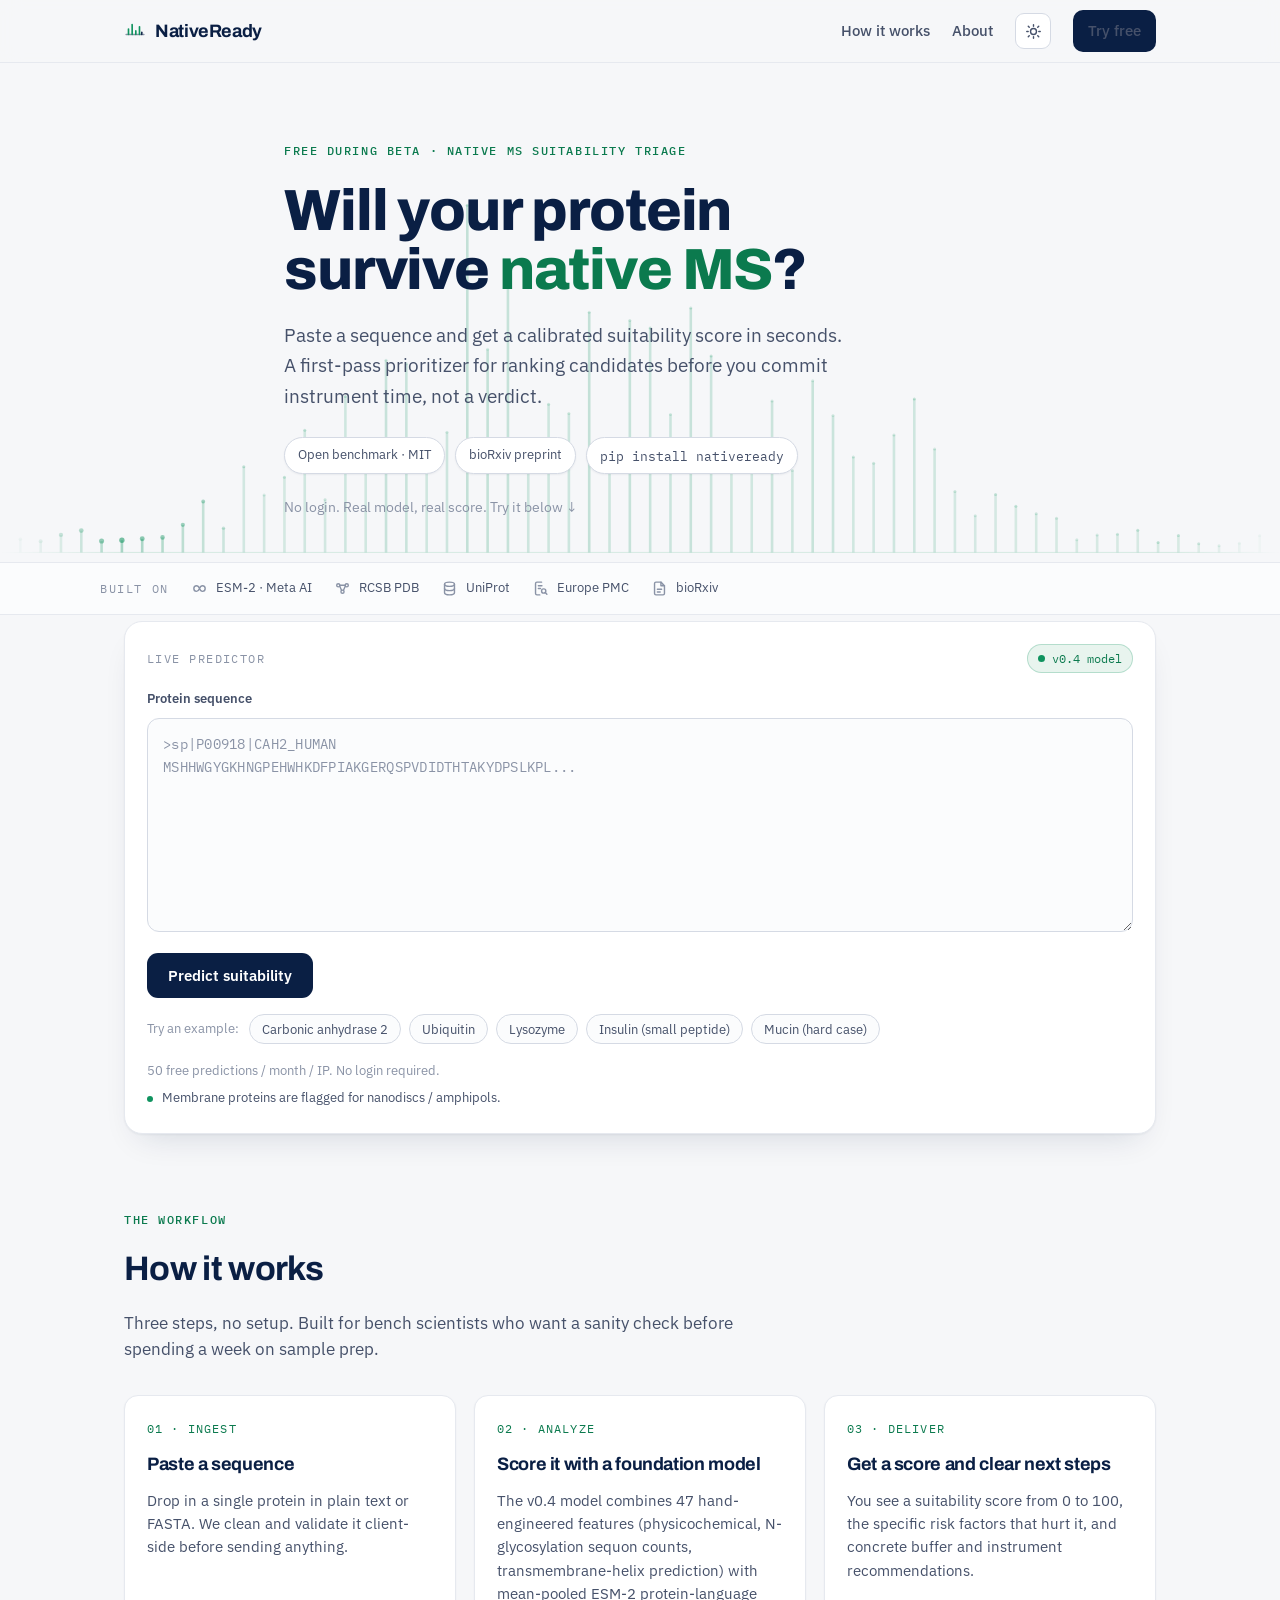
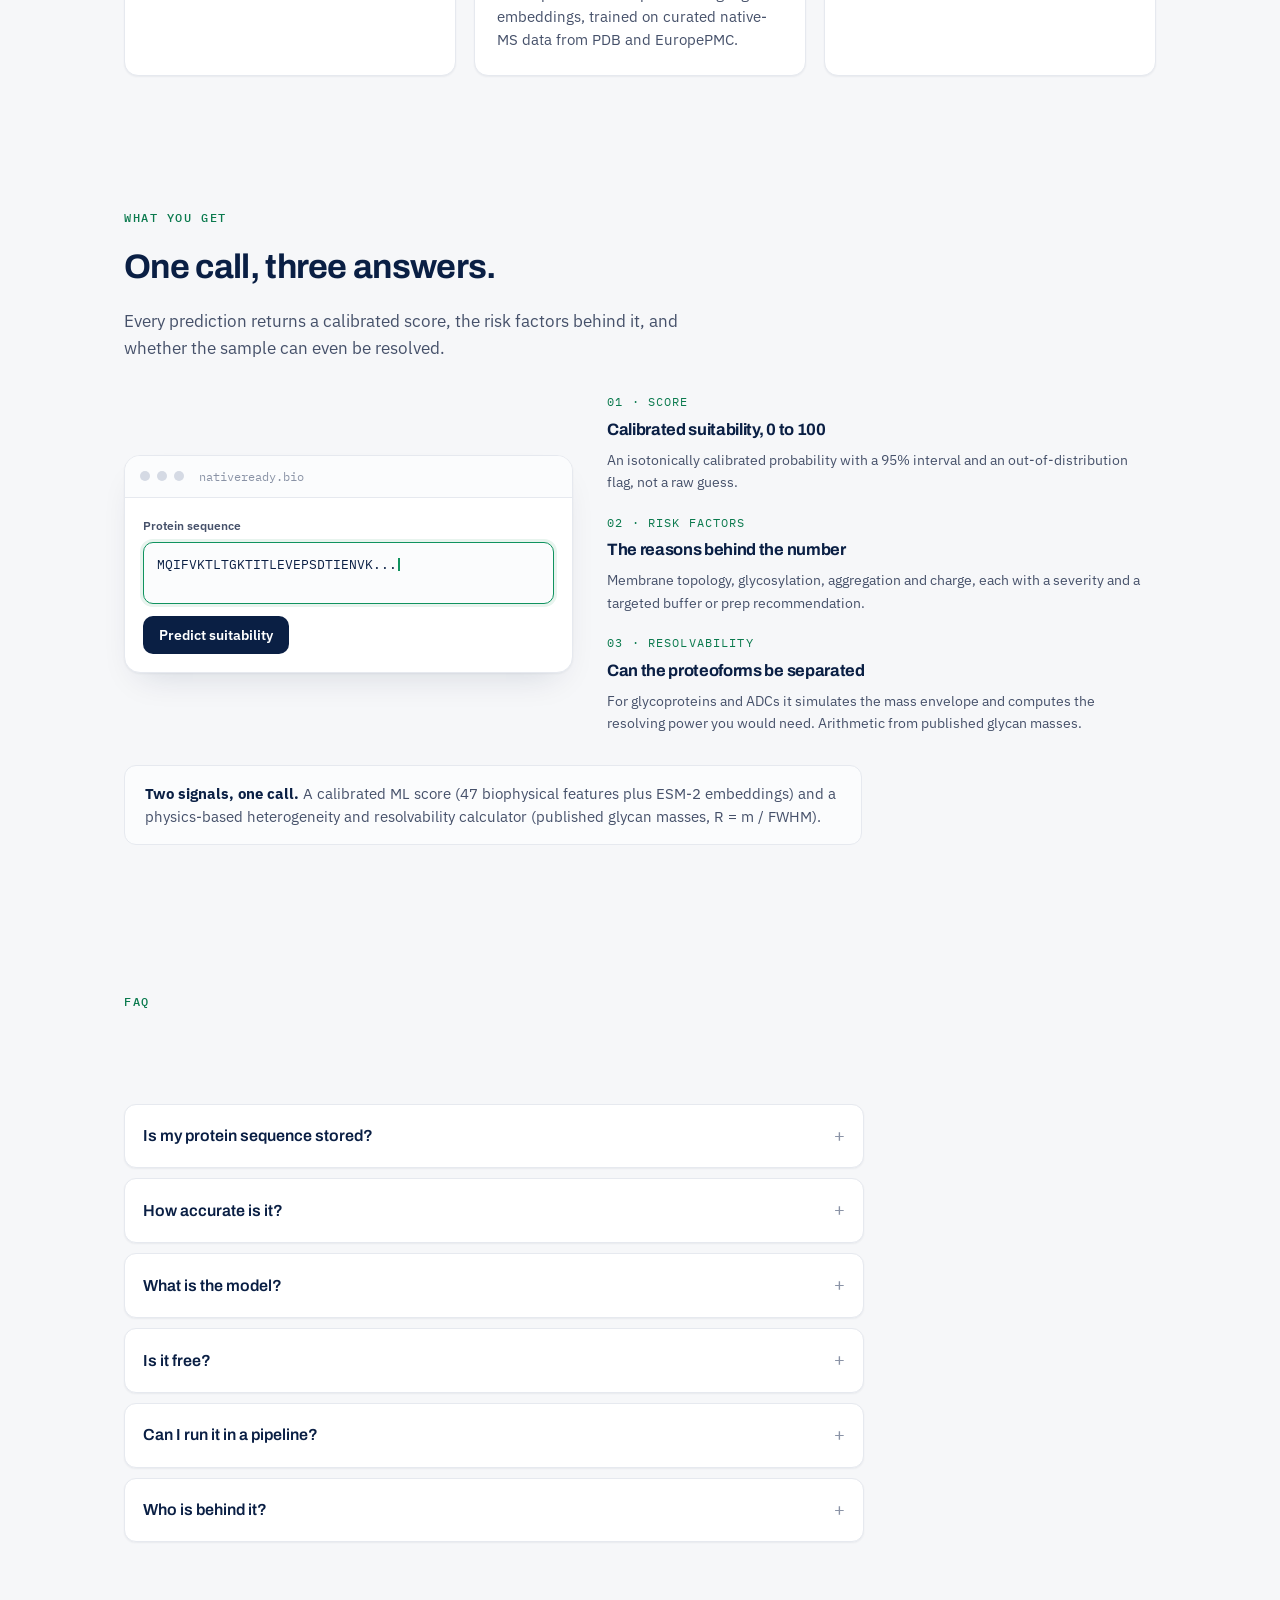
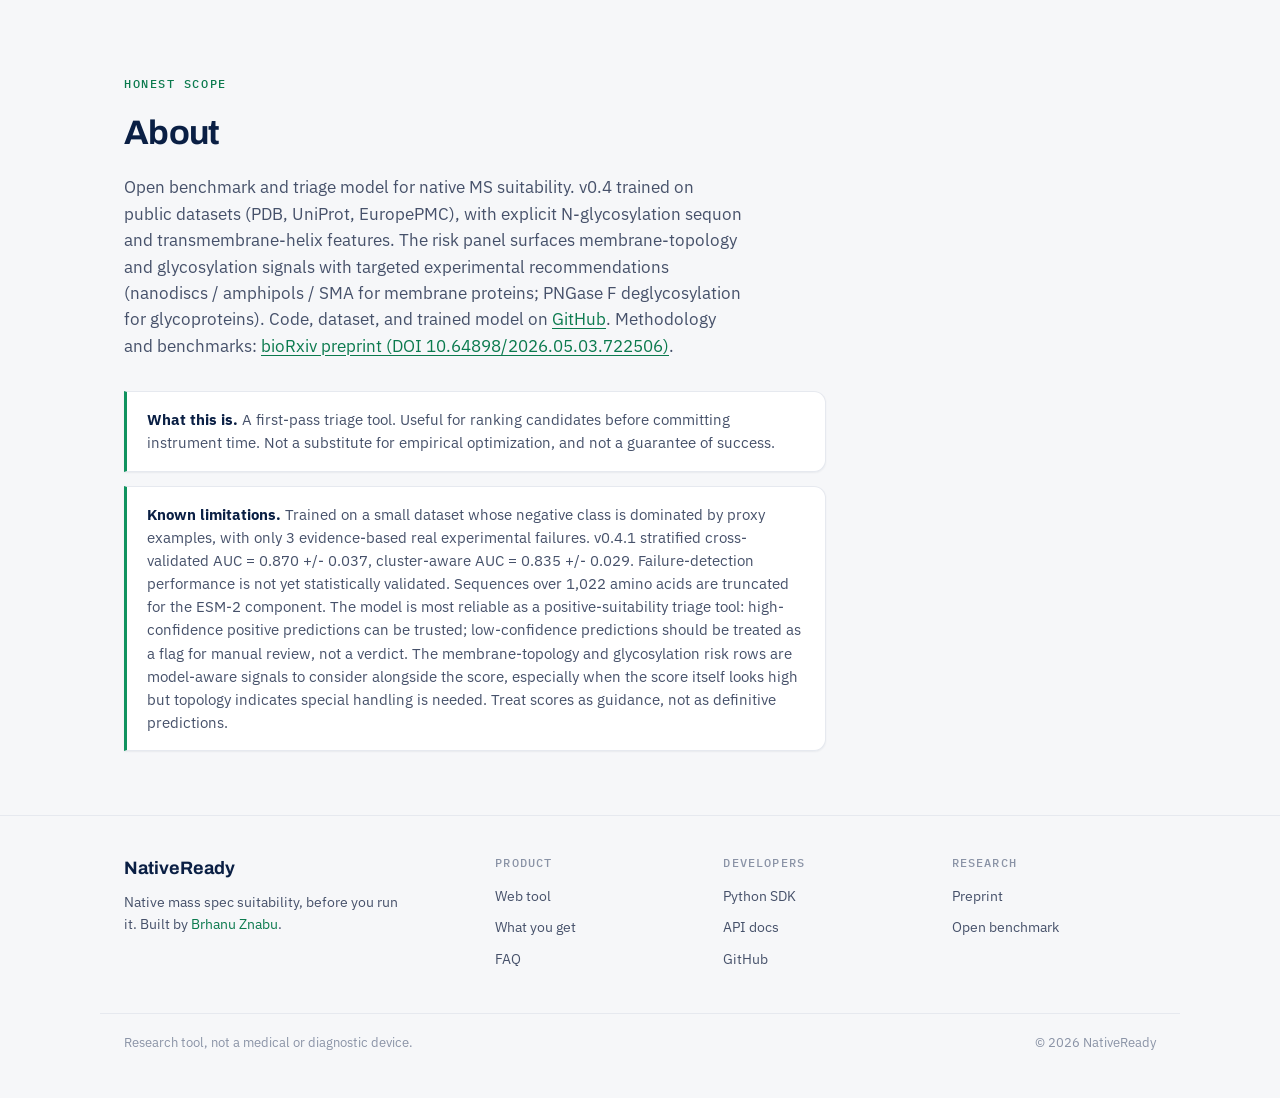
<file: frontend/index.html>
<!doctype html>
<html lang="en">
<head>
  <meta charset="utf-8" />
  <meta name="viewport" content="width=device-width, initial-scale=1" />
  <title>NativeReady: will your protein survive native MS?</title>
  <meta name="description" content="Predict whether a protein will give usable native mass spectrometry data. Paste a sequence, get a calibrated suitability score in seconds. Open benchmark, ESM-2 + BioPython model, with membrane-topology and glycosylation risk signals." />
  <link rel="preconnect" href="https://fonts.googleapis.com" />
  <link rel="preconnect" href="https://fonts.gstatic.com" crossorigin />
  <link rel="stylesheet" href="https://fonts.googleapis.com/css2?family=Archivo:wght@500;600;700;800&family=IBM+Plex+Mono:wght@400;500;600&family=IBM+Plex+Sans:wght@400;500;600&display=swap" />
  <link rel="stylesheet" href="style.css" />
  <link rel="canonical" href="https://nativeready.bio/" />
  <link rel="icon" href="favicon.svg" type="image/svg+xml" />
  <meta property="og:type" content="website" />
  <meta property="og:url" content="https://nativeready.bio/" />
  <meta property="og:title" content="NativeReady: will your protein survive native MS?" />
  <meta property="og:description" content="Predict native mass spectrometry suitability from a protein sequence, in seconds. Calibrated score, risk factors, and resolvability. Free during beta." />
  <meta property="og:image" content="https://nativeready.bio/og-image.png" />
  <meta property="og:image:width" content="1200" />
  <meta property="og:image:height" content="630" />
  <meta name="twitter:card" content="summary_large_image" />
  <meta name="twitter:title" content="NativeReady: will your protein survive native MS?" />
  <meta name="twitter:description" content="Predict native MS suitability from a sequence, in seconds. Free during beta." />
  <meta name="twitter:image" content="https://nativeready.bio/og-image.png" />
</head>
<body>

<nav>
  <div class="wrap nav-in">
    <a class="brand" href="#top" aria-label="NativeReady home">
      <svg class="brand-mark" viewBox="0 0 24 24" fill="none" aria-hidden="true">
        <rect x="1.5" y="15" width="21" height="1.6" rx=".8" fill="var(--ink-faint)"/>
        <g fill="var(--accent)"><rect x="4" y="9" width="1.8" height="7.6" rx=".9"/><rect x="8" y="4" width="1.8" height="12.6" rx=".9"/><rect x="12" y="11" width="1.8" height="5.6" rx=".9"/><rect x="16" y="6.5" width="1.8" height="10.1" rx=".9"/></g>
        <rect x="18.6" y="12.5" width="1.6" height="4.1" rx=".8" fill="var(--ink)"/>
      </svg>
      <span>NativeReady</span>
    </a>
    <div class="nav-links">
      <a href="#how">How it works</a>
      <a href="#about">About</a>
      <button class="theme-toggle" id="theme" type="button" aria-label="Toggle dark mode" title="Toggle theme">
        <svg width="17" height="17" viewBox="0 0 24 24" fill="none" stroke="currentColor" stroke-width="2" stroke-linecap="round" aria-hidden="true"><circle cx="12" cy="12" r="4.2"/><path d="M12 2.5v2M12 19.5v2M4.6 4.6l1.4 1.4M18 18l1.4 1.4M2.5 12h2M19.5 12h2M4.6 19.4L6 18M18 6l1.4-1.4"/></svg>
      </button>
      <a class="nav-cta" href="#predict">Try free</a>
    </div>
  </div>
</nav>

<header class="hero" id="top">
  <canvas class="hero-spectrum" aria-hidden="true"></canvas>
  <div class="wrap hero-grid">
    <div class="hero-copy">
      <span class="eyebrow">Free during beta · native MS suitability triage</span>
      <h1>Will your protein survive <span class="accent">native&nbsp;MS</span>?</h1>
      <p class="lead">Paste a sequence and get a calibrated suitability score in seconds. A first-pass prioritizer for ranking candidates before you commit instrument time, not a verdict.</p>
      <div class="trust-row">
        <a class="trust-chip" href="https://github.com/brhanufen/nativeready" target="_blank" rel="noopener">Open benchmark · MIT</a>
        <a class="trust-chip" href="https://www.biorxiv.org/content/10.64898/2026.05.03.722506v1" target="_blank" rel="noopener">bioRxiv preprint</a>
        <a class="trust-chip mono" href="https://pypi.org/project/nativeready" target="_blank" rel="noopener">pip install nativeready</a>
      </div>
      <p class="hero-hint">No login. Real model, real score. Try it below ↓</p>
    </div>
  </div>
</header>

<section class="builton" aria-label="Built on public data and open models">
  <div class="wrap builton-in">
    <span class="builton-lead">Built on</span>
    <a class="builton-item" href="https://github.com/facebookresearch/esm" target="_blank" rel="noopener" aria-label="ESM-2 by Meta AI">
      <svg viewBox="0 0 24 24" fill="none" stroke="currentColor" stroke-width="2" stroke-linecap="round" aria-hidden="true"><path d="M4 12c0-2.2 1.7-4 3.8-4 2.1 0 3.3 1.8 4.2 4 .9 2.2 2.1 4 4.2 4 2.1 0 3.8-1.8 3.8-4s-1.7-4-3.8-4c-2.1 0-3.3 1.8-4.2 4-.9 2.2-2.1 4-4.2 4C5.7 16 4 14.2 4 12Z"/></svg>
      <span>ESM-2 · Meta AI</span>
    </a>
    <a class="builton-item" href="https://www.rcsb.org" target="_blank" rel="noopener" aria-label="RCSB Protein Data Bank">
      <svg viewBox="0 0 24 24" fill="none" stroke="currentColor" stroke-width="2" stroke-linecap="round" stroke-linejoin="round" aria-hidden="true"><circle cx="6" cy="7.5" r="2.2"/><circle cx="18" cy="7.5" r="2.2"/><circle cx="12" cy="16.5" r="2.2"/><path d="M8 8.4 10.6 14.6M16 8.4 13.4 14.6M8.2 7.5h7.6"/></svg>
      <span>RCSB PDB</span>
    </a>
    <a class="builton-item" href="https://www.uniprot.org" target="_blank" rel="noopener" aria-label="UniProt">
      <svg viewBox="0 0 24 24" fill="none" stroke="currentColor" stroke-width="2" stroke-linecap="round" stroke-linejoin="round" aria-hidden="true"><ellipse cx="12" cy="6" rx="7" ry="3"/><path d="M5 6v12c0 1.7 3.1 3 7 3s7-1.3 7-3V6"/><path d="M5 12c0 1.7 3.1 3 7 3s7-1.3 7-3"/></svg>
      <span>UniProt</span>
    </a>
    <a class="builton-item" href="https://europepmc.org" target="_blank" rel="noopener" aria-label="Europe PMC">
      <svg viewBox="0 0 24 24" fill="none" stroke="currentColor" stroke-width="2" stroke-linecap="round" stroke-linejoin="round" aria-hidden="true"><path d="M13.5 3H7a2 2 0 0 0-2 2v14a2 2 0 0 0 2 2h4"/><path d="M9 8h5M9 12h3"/><circle cx="16.5" cy="15.5" r="3"/><path d="m21 20-2.3-2.3"/></svg>
      <span>Europe PMC</span>
    </a>
    <a class="builton-item" href="https://www.biorxiv.org" target="_blank" rel="noopener" aria-label="bioRxiv">
      <svg viewBox="0 0 24 24" fill="none" stroke="currentColor" stroke-width="2" stroke-linecap="round" stroke-linejoin="round" aria-hidden="true"><path d="M14 3H7a2 2 0 0 0-2 2v14a2 2 0 0 0 2 2h10a2 2 0 0 0 2-2V8z"/><path d="M14 3v5h5"/><path d="M9 13h6M9 17h4"/></svg>
      <span>bioRxiv</span>
    </a>
  </div>
</section>

<section class="tool-section" id="tool">
  <div class="wrap">
    <div class="hero-tool" id="predict">
      <div class="tool-card">
        <div class="tool-card-head">
          <span class="tool-eyebrow">Live predictor</span>
          <span class="tool-badge"><span class="pulse"></span>v0.4 model</span>
        </div>

        <form id="predict-form" class="predict-form" novalidate>
          <label class="seq-label" for="sequence">Protein sequence</label>
          <textarea
            id="sequence"
            name="sequence"
            rows="8"
            spellcheck="false"
            autocomplete="off"
            placeholder="&gt;sp|P00918|CAH2_HUMAN&#10;MSHHWGYGKHNGPEHWHKDFPIAKGERQSPVDIDTHTAKYDPSLKPL..."
          ></textarea>

          <div class="form-actions">
            <button type="submit" id="submit-btn" class="btn btn-primary">
              <span class="btn-label">Predict suitability</span>
              <span class="btn-spinner" aria-hidden="true"></span>
            </button>
          </div>

          <div class="sample-row">
            <span class="sample-label">Try an example:</span>
            <button type="button" class="sample-btn" data-sample="carbonic_anhydrase">Carbonic anhydrase 2</button>
            <button type="button" class="sample-btn" data-sample="ubiquitin">Ubiquitin</button>
            <button type="button" class="sample-btn" data-sample="lysozyme">Lysozyme</button>
            <button type="button" class="sample-btn" data-sample="insulin">Insulin (small peptide)</button>
            <button type="button" class="sample-btn" data-sample="mucin">Mucin (hard case)</button>
          </div>

          <p class="status">50 free predictions / month / IP. No login required.</p>
          <p class="rotating-note"><span class="rn-dot" aria-hidden="true"></span><span class="rn-text">Membrane proteins are flagged for nanodiscs / amphipols.</span></p>
        </form>

        <div id="error-box" class="error-box" hidden></div>
      </div>
    </div>

    <div id="results" class="results" hidden>
      <div class="result-head">
        <div class="result-headings">
          <div class="result-eyebrow">Prediction result</div>
          <h3 id="result-label">Ready</h3>
          <p id="result-ci" class="result-ci"></p>
        </div>
        <div class="score-block">
          <div class="score-num" id="result-score">0</div>
          <div class="score-cap">/ 100</div>
        </div>
      </div>

      <div class="bar-wrap">
        <div id="result-bar" class="bar-fill"></div>
      </div>

      <h4 class="sub">Risk factors</h4>
      <div id="result-risks" class="risk-grid"></div>

      <h4 class="sub">Recommendations</h4>
      <ul id="result-recs" class="recs"></ul>

      <p id="model-version" class="model-version"></p>

      <div id="feedback-card" class="feedback-card feedback-card-prominent">
        <div class="feedback-head">
          <strong>One favor: help train the next model</strong>
          <p>Real outcomes are the bottleneck. Tell us what actually happened. Even if you haven't run it yet, the planned outcome and a 2-week follow-up still help.</p>
        </div>
        <div class="fe-email">
          <label for="feedback-email"><strong>Leave your email and we'll follow up once, in about two weeks,</strong> to ask how it actually went. That one real outcome is what trains the next model. A single message, never shared, no spam.</label>
          <input type="email" id="feedback-email" placeholder="you@lab.edu" autocomplete="email" />
        </div>

        <div class="feedback-extras">
          <label class="feedback-note-label" for="feedback-note">
            First, the conditions (this is the part that trains the model):
          </label>
          <textarea id="feedback-note" rows="2" maxlength="500" placeholder="e.g., 200 mM AmAc pH 7.5, Q Exactive UHMR, intense glycan heterogeneity"></textarea>
          <details class="feedback-conditions" open>
            <summary>Structured conditions (a few fields turn "it failed" into a usable recipe)</summary>
            <div class="cond-grid">
              <div class="cond-field"><label for="feedback-buffer">Buffer / pH</label>
              <input type="text" id="feedback-buffer" list="buffer-presets" maxlength="200" placeholder="200 mM ammonium acetate, pH 7.5" />
              <datalist id="buffer-presets">
                <option value="200 mM ammonium acetate, pH 7.5"></option>
                <option value="150 mM ammonium acetate, pH 6.8"></option>
                <option value="100 mM ammonium acetate, pH 7.0"></option>
                <option value="500 mM ammonium acetate, pH 7.5"></option>
              </datalist></div>
              <div class="cond-field"><label for="feedback-construct">Construct</label>
              <input type="text" id="feedback-construct" maxlength="200" placeholder="full-length / residues 1-256 ectodomain" /></div>
              <div class="cond-field"><label for="feedback-expr">Expression system</label>
              <select id="feedback-expr" class="cond-select">
                <option value="">Select…</option>
                <option>E. coli</option>
                <option>HEK293</option>
                <option>Sf9 (insect)</option>
                <option>CHO</option>
                <option>Cell-free</option>
                <option>Synthetic / commercial</option>
                <option value="__other__">Other…</option>
              </select>
              <input type="text" id="feedback-expr-other" class="cond-other" maxlength="120" placeholder="Expression system" hidden /></div>
              <div class="cond-field"><label for="feedback-instrument">Instrument</label>
              <select id="feedback-instrument" class="cond-select">
                <option value="">Select…</option>
                <option>Thermo Q Exactive UHMR</option>
                <option>Thermo Orbitrap Exploris</option>
                <option>Waters Synapt G2-S</option>
                <option>Waters Synapt G2-Si</option>
                <option>Waters Synapt XS</option>
                <option>Bruker timsTOF</option>
                <option value="__other__">Other…</option>
              </select>
              <input type="text" id="feedback-instrument-other" class="cond-other" maxlength="200" placeholder="Instrument name" hidden /></div>
              <div class="cond-field"><label for="feedback-resolution">Resolution</label>
              <input type="text" id="feedback-resolution" maxlength="40" placeholder="30000" /></div>
              <div class="cond-field"><label for="feedback-failuremode">Failure mode (if it failed)</label>
              <select id="feedback-failuremode" class="cond-select">
                <option value="">Select…</option>
                <option>No ionization / no signal</option>
                <option>Unresolved heterogeneity</option>
                <option>Salt adducts</option>
                <option>Aggregation</option>
                <option>Low / weak signal</option>
                <option>Dissociation / fell apart</option>
                <option value="__other__">Other…</option>
              </select>
              <input type="text" id="feedback-failuremode-other" class="cond-other" maxlength="200" placeholder="What went wrong" hidden /></div>
            </div>
          </details>
        </div>

        <p class="feedback-submit-hint">Then tell us the outcome. Picking one submits everything above.</p>
        <div class="feedback-actions">
          <button type="button" class="feedback-btn worked" data-outcome="worked">
            <span class="fb-icon">✓</span> Worked
          </button>
          <button type="button" class="feedback-btn failed" data-outcome="failed">
            <span class="fb-icon">✗</span> Failed
          </button>
          <button type="button" class="feedback-btn skip" data-outcome="not_tested">
            Not yet tested
          </button>
        </div>
        <p id="feedback-error" class="feedback-error" hidden></p>
        <p class="feedback-meta">Your sequence, outcome, and conditions are stored to train the next model. Email and note are only sent if you provide them.</p>
      </div>

      <div id="feedback-thanks" class="feedback-thanks" hidden>
        <strong>Thanks.</strong> Your input goes straight into the next training cycle. If you left an email, expect one follow-up in 2-4 weeks.
      </div>

      <div class="form-actions">
        <button type="button" id="reset-btn" class="btn btn-ghost">Predict another</button>
      </div>
    </div>
  </div>
</section>

<section id="how">
  <div class="wrap">
    <span class="eyebrow reveal">The workflow</span>
    <h2 class="reveal">How it works</h2>
    <p class="section-lead reveal">Three steps, no setup. Built for bench scientists who want a sanity check before spending a week on sample prep.</p>
    <div class="cards">
      <div class="card reveal">
        <span class="step">01 · Ingest</span>
        <h3>Paste a sequence</h3>
        <p>Drop in a single protein in plain text or FASTA. We clean and validate it client-side before sending anything.</p>
      </div>
      <div class="card reveal">
        <span class="step">02 · Analyze</span>
        <h3>Score it with a foundation model</h3>
        <p>The v0.4 model combines 47 hand-engineered features (physicochemical, N-glycosylation sequon counts, transmembrane-helix prediction) with mean-pooled ESM-2 protein-language embeddings, trained on curated native-MS data from PDB and EuropePMC.</p>
      </div>
      <div class="card reveal">
        <span class="step">03 · Deliver</span>
        <h3>Get a score and clear next steps</h3>
        <p>You see a suitability score from 0 to 100, the specific risk factors that hurt it, and concrete buffer and instrument recommendations.</p>
      </div>
    </div>
  </div>
</section>

<section id="output">
  <div class="wrap">
    <span class="eyebrow reveal">What you get</span>
    <h2 class="reveal">One call, three answers.</h2>
    <p class="section-lead reveal">Every prediction returns a calibrated score, the risk factors behind it, and whether the sample can even be resolved.</p>
    <div class="output-grid">
      <div class="demo reveal" aria-label="Demo: paste a protein sequence and get a prediction">
        <div class="demo-bar"><span class="db-dot"></span><span class="db-dot"></span><span class="db-dot"></span><span class="db-url mono">nativeready.bio</span></div>
        <div class="demo-body">
          <div class="demo-label">Protein sequence</div>
          <div class="demo-input"><span class="demo-typed mono">MQIFVKTLTGKTITLEVEPSDTIENVK...</span><span class="demo-caret" aria-hidden="true"></span></div>
          <button class="demo-btn" type="button" tabindex="-1" aria-hidden="true"><span class="demo-btn-label">Predict suitability</span><span class="demo-spin"></span></button>
          <div class="demo-result">
            <div class="demo-score"><span class="demo-num mono">96</span><span class="demo-cap mono">/100</span><span class="demo-scorelabel">Excellent</span></div>
            <div class="demo-bar-track"><div class="demo-bar-fill"></div></div>
            <div class="demo-risks">
              <span class="demo-pill">Membrane · Low</span>
              <span class="demo-pill">Glyco · Low</span>
              <span class="demo-pill">Aggregation · Low</span>
            </div>
          </div>
        </div>
      </div>
      <div class="output-legend">
        <div class="ol-item reveal"><div class="ol-k mono">01 · Score</div><h3>Calibrated suitability, 0 to 100</h3><p>An isotonically calibrated probability with a 95% interval and an out-of-distribution flag, not a raw guess.</p></div>
        <div class="ol-item reveal"><div class="ol-k mono">02 · Risk factors</div><h3>The reasons behind the number</h3><p>Membrane topology, glycosylation, aggregation and charge, each with a severity and a targeted buffer or prep recommendation.</p></div>
        <div class="ol-item reveal"><div class="ol-k mono">03 · Resolvability</div><h3>Can the proteoforms be separated</h3><p>For glycoproteins and ADCs it simulates the mass envelope and computes the resolving power you would need. Arithmetic from published glycan masses.</p></div>
      </div>
    </div>
    <p class="two-layer reveal"><strong>Two signals, one call.</strong> A calibrated ML score (47 biophysical features plus ESM-2 embeddings) and a physics-based heterogeneity and resolvability calculator (published glycan masses, R = m / FWHM).</p>
  </div>
</section>

<section id="faq">
  <div class="wrap">
    <span class="eyebrow reveal">FAQ</span>
    <h2 class="reveal">Questions, answered.</h2>
    <div class="faq-list">
      <details class="faq-item reveal"><summary>Is my protein sequence stored?</summary><p>No raw sequence is kept. It is hashed before storage, with no login, no IP, and no email unless you choose to leave one.</p></details>
      <details class="faq-item reveal"><summary>How accurate is it?</summary><p>Cluster-aware ROC-AUC 0.835 on an open benchmark. It is most reliable as a positive-suitability triage tool, not a validated failure detector: trust a high-confidence positive, and treat a low score as a flag for manual review.</p></details>
      <details class="faq-item reveal"><summary>What is the model?</summary><p>47 biophysical features plus ESM-2 protein-language embeddings, isotonically calibrated, with an out-of-distribution flag. Glycoproteins and ADCs also get a physics-based heterogeneity and resolvability calculation.</p></details>
      <details class="faq-item reveal"><summary>Is it free?</summary><p>Yes, free during beta: 50 predictions per month per IP, no login required.</p></details>
      <details class="faq-item reveal"><summary>Can I run it in a pipeline?</summary><p>Yes. There is a REST API, a Python SDK (pip install nativeready) and a CLI, all batch-capable for screening many candidates before you book instrument time.</p></details>
      <details class="faq-item reveal"><summary>Who is behind it?</summary><p>Built by Brhanu Znabu, with an open benchmark and a bioRxiv preprint. The code, dataset and trained model are open under MIT on GitHub.</p></details>
    </div>
  </div>
</section>

<section id="about">
  <div class="wrap">
    <span class="eyebrow reveal">Honest scope</span>
    <h2 class="reveal">About</h2>
    <p class="section-lead reveal">Open benchmark and triage model for native MS suitability. v0.4 trained on public datasets (PDB, UniProt, EuropePMC), with explicit N-glycosylation sequon and transmembrane-helix features. The risk panel surfaces membrane-topology and glycosylation signals with targeted experimental recommendations (nanodiscs / amphipols / SMA for membrane proteins; PNGase F deglycosylation for glycoproteins). Code, dataset, and trained model on <a href="https://github.com/brhanufen/nativeready" target="_blank" rel="noopener" class="link">GitHub</a>. Methodology and benchmarks: <a href="https://www.biorxiv.org/content/10.64898/2026.05.03.722506v1" target="_blank" rel="noopener" class="link">bioRxiv preprint (DOI 10.64898/2026.05.03.722506)</a>.</p>
    <div class="disclaimer reveal">
      <strong>What this is.</strong> A first-pass triage tool. Useful for ranking candidates before committing instrument time. Not a substitute for empirical optimization, and not a guarantee of success.
    </div>
    <div class="disclaimer reveal">
      <strong>Known limitations.</strong> Trained on a small dataset whose negative class is dominated by proxy examples, with only 3 evidence-based real experimental failures. v0.4.1 stratified cross-validated AUC = 0.870 +/- 0.037, cluster-aware AUC = 0.835 +/- 0.029. Failure-detection performance is not yet statistically validated. Sequences over 1,022 amino acids are truncated for the ESM-2 component. The model is most reliable as a positive-suitability triage tool: high-confidence positive predictions can be trusted; low-confidence predictions should be treated as a flag for manual review, not a verdict. The membrane-topology and glycosylation risk rows are model-aware signals to consider alongside the score, especially when the score itself looks high but topology indicates special handling is needed. Treat scores as guidance, not as definitive predictions.
    </div>
  </div>
</section>

<footer>
  <div class="wrap foot-grid">
    <div class="foot-brand-col">
      <span class="foot-brand">NativeReady</span>
      <p>Native mass spec suitability, before you run it. Built by <a href="https://brhanufen.github.io" target="_blank" rel="noopener">Brhanu Znabu</a>.</p>
    </div>
    <div class="foot-col">
      <h4>Product</h4>
      <a href="#tool">Web tool</a>
      <a href="#output">What you get</a>
      <a href="#faq">FAQ</a>
    </div>
    <div class="foot-col">
      <h4>Developers</h4>
      <a href="https://pypi.org/project/nativeready" target="_blank" rel="noopener">Python SDK</a>
      <a href="https://nativeready-production.up.railway.app/docs" target="_blank" rel="noopener">API docs</a>
      <a href="https://github.com/brhanufen/nativeready" target="_blank" rel="noopener">GitHub</a>
    </div>
    <div class="foot-col">
      <h4>Research</h4>
      <a href="https://www.biorxiv.org/content/10.64898/2026.05.03.722506v1" target="_blank" rel="noopener">Preprint</a>
      <a href="https://github.com/brhanufen/nativeready" target="_blank" rel="noopener">Open benchmark</a>
    </div>
  </div>
  <div class="wrap foot-bottom">
    <span>Research tool, not a medical or diagnostic device.</span>
    <span>© 2026 NativeReady</span>
  </div>
</footer>

<script>
  // Theme toggle, additive and isolated: never touches prediction/feedback logic.
  (function(){
    var root=document.documentElement, btn=document.getElementById('theme');
    try{ var s=localStorage.getItem('nr-theme'); if(s) root.setAttribute('data-theme',s); }catch(e){}
    if(btn){ btn.addEventListener('click',function(){
      var cur=root.getAttribute('data-theme');
      var dark = window.matchMedia && window.matchMedia('(prefers-color-scheme: dark)').matches;
      var next = cur==='dark' ? 'light' : (cur==='light' ? 'dark' : (dark?'light':'dark'));
      root.setAttribute('data-theme',next);
      try{ localStorage.setItem('nr-theme',next); }catch(e){}
    }); }
  })();
</script>
<script src="script.js"></script>
<!-- Cosmetic motion only; additive, never touches prediction/feedback logic or the DOM contract. Gated by prefers-reduced-motion. -->
<script src="motion.js" defer></script>
<!-- Cloudflare Web Analytics --><script defer src='https://static.cloudflareinsights.com/beacon.min.js' data-cf-beacon='{"token": "91efa2f71ace4768bb74f4017799daa6"}'></script><!-- End Cloudflare Web Analytics -->
</body>
</html>
</file>
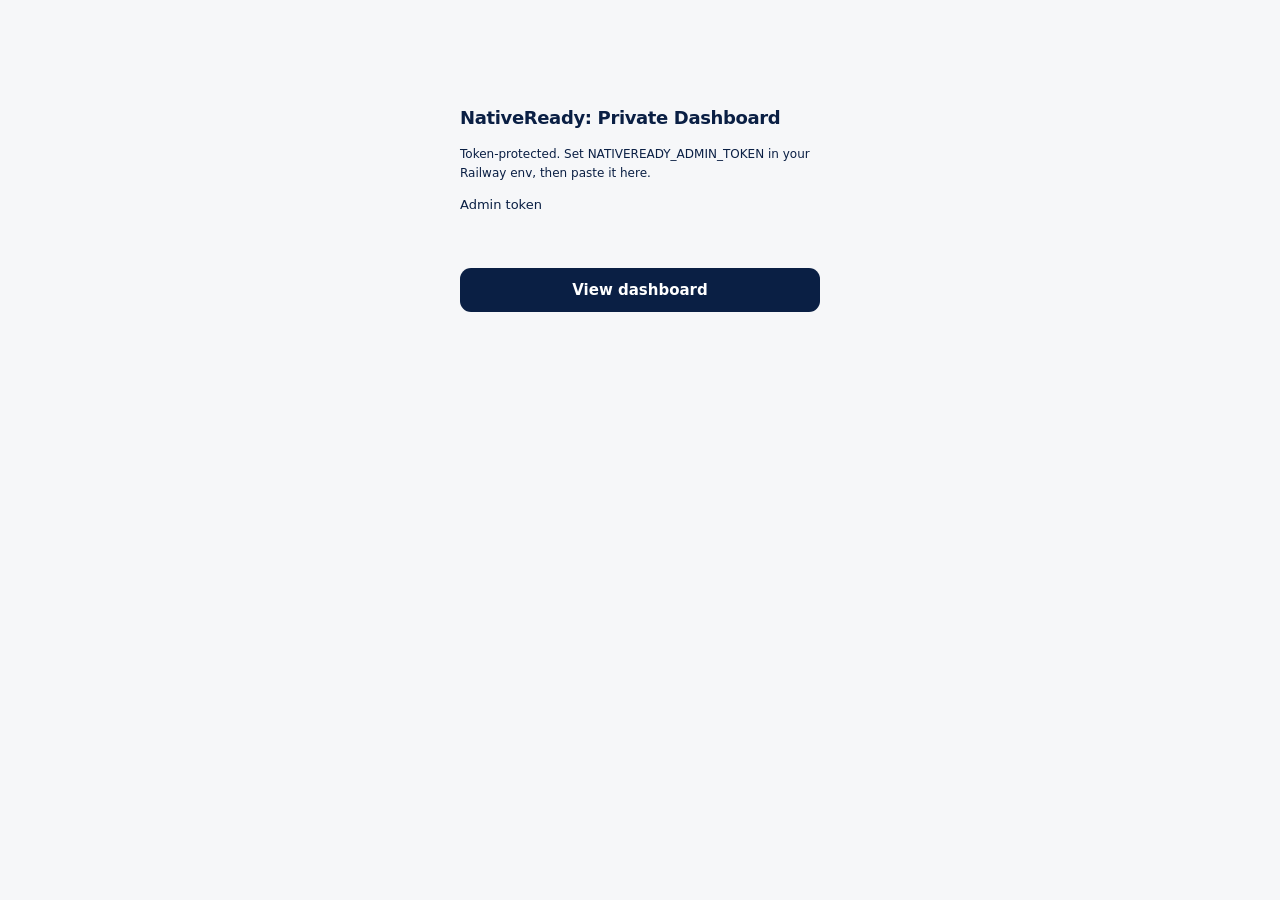
<file: frontend/stats.html>
<!doctype html>
<html lang="en">
<head>
  <meta charset="utf-8" />
  <meta name="viewport" content="width=device-width, initial-scale=1" />
  <title>NativeReady: Private Usage Dashboard</title>
  <meta name="robots" content="noindex,nofollow" />
  <link rel="stylesheet" href="style.css" />
  <style>
    body { padding: 24px; }
    .stats-wrap { max-width: 980px; margin: 0 auto; }
    .stats-grid {
      display: grid;
      grid-template-columns: repeat(auto-fit, minmax(220px, 1fr));
      gap: 14px;
      margin: 18px 0 28px;
    }
    .stat-card {
      background: var(--bg-soft);
      border: 1px solid var(--border);
      border-radius: 10px;
      padding: 18px 20px;
    }
    .stat-card h4 { margin: 0 0 6px; font-size: 12px; color: var(--text-faint); text-transform: uppercase; letter-spacing: 0.04em; font-weight: 500; }
    .stat-card .num { font-size: 28px; font-weight: 600; color: var(--text); }
    .stat-card .sub { font-size: 12px; color: var(--text-dim); margin-top: 4px; }
    table { width: 100%; border-collapse: collapse; margin-top: 6px; font-size: 13px; }
    th, td { text-align: left; padding: 6px 10px; border-bottom: 1px solid var(--border); }
    th { font-weight: 500; color: var(--text-faint); font-size: 11px; text-transform: uppercase; letter-spacing: 0.04em; }
    .day-row td:first-child { font-family: ui-monospace, monospace; color: var(--text-dim); }
    .day-bar { display: inline-block; height: 8px; background: var(--accent, #6dd9b1); border-radius: 2px; vertical-align: middle; }
    .login-card { max-width: 360px; margin: 80px auto 0; }
    .login-card label { display: block; font-size: 13px; color: var(--text-dim); margin: 0 0 6px; }
    .login-card input { width: 100%; box-sizing: border-box; padding: 9px 12px; font-family: inherit; font-size: 14px; background: var(--bg); color: var(--text); border: 1px solid var(--border); border-radius: 6px; }
    .login-card .btn { width: 100%; margin-top: 12px; }
    .err { color: #f17b7b; font-size: 13px; margin-top: 10px; }
    .note-row td.note-cell { font-size: 13px; color: var(--text); }
    .pill { display: inline-block; padding: 2px 8px; border-radius: 999px; font-size: 11px; font-weight: 500; }
    .pill.worked { background: rgba(109, 217, 177, 0.15); color: #6dd9b1; }
    .pill.failed { background: rgba(241, 123, 123, 0.15); color: #f17b7b; }
    .pill.not_tested { background: rgba(245, 184, 107, 0.15); color: #f5b86b; }
    h2 { margin-top: 36px; font-size: 18px; color: var(--text); }
    .meta-line { font-size: 12px; color: var(--text-faint); }
  </style>
</head>
<body>

<div class="stats-wrap">

  <div id="login" class="login-card">
    <h2>NativeReady: Private Dashboard</h2>
    <p class="meta-line">Token-protected. Set NATIVEREADY_ADMIN_TOKEN in your Railway env, then paste it here.</p>
    <label for="token">Admin token</label>
    <input type="password" id="token" autocomplete="off" />
    <button class="btn btn-primary" id="login-btn" type="button">View dashboard</button>
    <div id="login-err" class="err" hidden></div>
  </div>

  <div id="dashboard" hidden>
    <div style="display: flex; align-items: baseline; justify-content: space-between;">
      <h1 style="margin: 0;">Usage Dashboard</h1>
      <button class="btn btn-ghost" id="logout-btn" type="button" style="font-size: 12px;">Sign out</button>
    </div>
    <p class="meta-line" id="api-base-line"></p>

    <h2>Predictions</h2>
    <div class="stats-grid">
      <div class="stat-card"><h4>Total predictions</h4><div class="num" id="pred-total">…</div><div class="sub" id="pred-ood-sub"></div></div>
      <div class="stat-card"><h4>This week</h4><div class="num" id="pred-week">…</div><div class="sub">last 7 days</div></div>
      <div class="stat-card"><h4>Today</h4><div class="num" id="pred-today">…</div><div class="sub" id="pred-today-date"></div></div>
      <div class="stat-card"><h4>Model versions seen</h4><div class="num" id="pred-versions">…</div><div class="sub" id="pred-versions-list"></div></div>
    </div>

    <h2>Predictions per day (last 30)</h2>
    <table id="per-day-table"><thead><tr><th>Date</th><th>Count</th><th>Bar</th></tr></thead><tbody></tbody></table>

    <h2>Score distribution</h2>
    <table id="score-table"><thead><tr><th>Bucket</th><th>Count</th><th>Bar</th></tr></thead><tbody></tbody></table>

    <h2>Feedback (real-world outcomes)</h2>
    <div class="stats-grid">
      <div class="stat-card"><h4>Total feedback</h4><div class="num" id="fb-total">…</div></div>
      <div class="stat-card"><h4>Worked</h4><div class="num" id="fb-worked">…</div></div>
      <div class="stat-card"><h4>Failed</h4><div class="num" id="fb-failed">…</div></div>
      <div class="stat-card"><h4>Not yet tested</h4><div class="num" id="fb-not_tested">…</div></div>
    </div>
    <p class="meta-line" id="emails-line"></p>

    <h2>Recent feedback notes</h2>
    <table id="notes-table"><thead><tr><th>Date</th><th>Outcome</th><th>Score</th><th>Note</th></tr></thead><tbody></tbody></table>
  </div>

</div>

<script>
const API_BASE = (window.location.hostname === 'localhost' || window.location.hostname === '127.0.0.1')
  ? 'http://localhost:8000'
  : 'https://nativeready-production.up.railway.app';

const STORAGE_KEY = 'nr_admin_token';

const loginEl   = document.getElementById('login');
const loginBtn  = document.getElementById('login-btn');
const loginErr  = document.getElementById('login-err');
const tokenIn   = document.getElementById('token');
const dashEl    = document.getElementById('dashboard');
const apiLine   = document.getElementById('api-base-line');
const logoutBtn = document.getElementById('logout-btn');

apiLine.textContent = 'API: ' + API_BASE;

function fmt(n) { return new Intl.NumberFormat().format(n); }

async function loadDashboard(token) {
  loginErr.hidden = true;
  try {
    const resp = await fetch(API_BASE + '/admin/stats?token=' + encodeURIComponent(token));
    if (resp.status === 403) {
      loginErr.textContent = 'Token rejected.';
      loginErr.hidden = false;
      return;
    }
    if (!resp.ok) {
      loginErr.textContent = 'Server error: HTTP ' + resp.status;
      loginErr.hidden = false;
      return;
    }
    const data = await resp.json();
    localStorage.setItem(STORAGE_KEY, token);
    render(data);
    loginEl.hidden = true;
    dashEl.hidden = false;
  } catch (err) {
    loginErr.textContent = 'Network error: ' + err.message;
    loginErr.hidden = false;
  }
}

function render(data) {
  const p = data.predictions || {};
  const f = data.feedback || {};

  document.getElementById('pred-total').textContent = fmt(p.total || 0);
  document.getElementById('pred-ood-sub').textContent = (p.ood_count || 0) + ' OOD';

  const today = new Date().toISOString().slice(0, 10);
  document.getElementById('pred-today-date').textContent = today;
  let todayCount = 0, weekCount = 0;
  const days = p.per_day_last_30 || [];
  const last7 = days.slice(-7);
  for (const [d, c] of last7) weekCount += c;
  for (const [d, c] of days) if (d === today) todayCount = c;
  document.getElementById('pred-today').textContent = fmt(todayCount);
  document.getElementById('pred-week').textContent = fmt(weekCount);

  const mvs = p.model_versions || {};
  const mvKeys = Object.keys(mvs);
  document.getElementById('pred-versions').textContent = mvKeys.length;
  document.getElementById('pred-versions-list').textContent = mvKeys.map(k => `${k}: ${fmt(mvs[k])}`).join(' · ');

  const dayTbody = document.querySelector('#per-day-table tbody');
  dayTbody.innerHTML = '';
  const maxCount = Math.max(1, ...days.map(([_, c]) => c));
  for (const [d, c] of days) {
    const tr = document.createElement('tr');
    tr.className = 'day-row';
    const widthPct = Math.round(100 * c / maxCount);
    tr.innerHTML = `<td>${d}</td><td>${fmt(c)}</td><td><span class="day-bar" style="width:${widthPct * 1.5}px;"></span></td>`;
    dayTbody.appendChild(tr);
  }

  const scoreTbody = document.querySelector('#score-table tbody');
  scoreTbody.innerHTML = '';
  const sd = p.score_distribution || {};
  const sdKeys = ['0-34','35-49','50-64','65-79','80-100'];
  const sdMax = Math.max(1, ...sdKeys.map(k => sd[k] || 0));
  for (const k of sdKeys) {
    const c = sd[k] || 0;
    const widthPct = Math.round(100 * c / sdMax);
    const tr = document.createElement('tr');
    tr.innerHTML = `<td>${k}</td><td>${fmt(c)}</td><td><span class="day-bar" style="width:${widthPct * 1.5}px;"></span></td>`;
    scoreTbody.appendChild(tr);
  }

  document.getElementById('fb-total').textContent      = fmt(f.total || 0);
  document.getElementById('fb-worked').textContent     = fmt((f.outcomes || {}).worked || 0);
  document.getElementById('fb-failed').textContent     = fmt((f.outcomes || {}).failed || 0);
  document.getElementById('fb-not_tested').textContent = fmt((f.outcomes || {}).not_tested || 0);
  document.getElementById('emails-line').textContent   = (f.emails_collected_for_followup || 0) + ' emails opted in for follow-up';

  const notesTbody = document.querySelector('#notes-table tbody');
  notesTbody.innerHTML = '';
  const notes = f.recent_notes || [];
  if (!notes.length) {
    notesTbody.innerHTML = '<tr><td colspan="4" style="color: var(--text-faint); font-style: italic;">No notes yet.</td></tr>';
  } else {
    for (const n of notes.slice().reverse()) {
      const tr = document.createElement('tr');
      tr.className = 'note-row';
      const date = (n.timestamp || '').slice(0, 10);
      const pill = `<span class="pill ${n.outcome || ''}">${n.outcome || ''}</span>`;
      tr.innerHTML = `<td>${date}</td><td>${pill}</td><td>${n.predicted_score ?? ''}</td><td class="note-cell">${(n.note || '').replace(/&/g,'&amp;').replace(/</g,'&lt;')}</td>`;
      notesTbody.appendChild(tr);
    }
  }
}

loginBtn.addEventListener('click', () => loadDashboard(tokenIn.value.trim()));
tokenIn.addEventListener('keydown', (e) => { if (e.key === 'Enter') loginBtn.click(); });
logoutBtn.addEventListener('click', () => {
  localStorage.removeItem(STORAGE_KEY);
  dashEl.hidden = true;
  loginEl.hidden = false;
  tokenIn.value = '';
  tokenIn.focus();
});

const stored = localStorage.getItem(STORAGE_KEY);
if (stored) loadDashboard(stored);
</script>
<!-- Cloudflare Web Analytics --><script defer src='https://static.cloudflareinsights.com/beacon.min.js' data-cf-beacon='{"token": "91efa2f71ace4768bb74f4017799daa6"}'></script><!-- End Cloudflare Web Analytics -->
</body>
</html>
</file>
<file: frontend/style.css>
/* NativeReady visual system. Navy-on-white, the product's own output is the color.
   Type: Archivo (display) · IBM Plex Sans (body) · IBM Plex Mono (data/code). */

:root{
  --ground:#F6F7F9; --surface:#FFFFFF; --surface-2:#FBFCFD;
  --ink:#0A1F44; --ink-soft:#46516A; --ink-faint:#8A93A6;
  --line:#E6E9EF; --line-strong:#D5DAE4;
  --accent:#10935F; --accent-ink:#0B7A4E; --accent-soft:#E8F4EE;
  --good:#10935F; --good-ink:#0B7A4E; --good-soft:#E8F4EE;
  --mid:#B77E00;  --mid-ink:#946600;  --mid-soft:#F6EED9;
  --bad:#C13B3B;  --bad-ink:#A32E2E;  --bad-soft:#F7E5E5;
  --code-bg:#0B1B33; --code-ink:#D8E1F2; --code-dim:#7C8AA8; --code-line:#1B2C4A;
  --shadow:0 1px 2px rgba(10,31,68,.05), 0 16px 34px -16px rgba(10,31,68,.16);
  --shadow-sm:0 1px 2px rgba(10,31,68,.06);
  --radius:14px; --maxw:1080px;
  --sans:"IBM Plex Sans",system-ui,-apple-system,Segoe UI,Roboto,sans-serif;
  --disp:"Archivo",var(--sans);
  --mono:"IBM Plex Mono",ui-monospace,SFMono-Regular,Menlo,monospace;
}
@media (prefers-color-scheme: dark){
  :root:not([data-theme="light"]){
    --ground:#0A1526; --surface:#0F1D33; --surface-2:#0C1830;
    --ink:#EAF0FB; --ink-soft:#A9B4C9; --ink-faint:#697592;
    --line:#1E2E4A; --line-strong:#293A5A;
    --accent:#31C089; --accent-ink:#57D3A2; --accent-soft:#123326;
    --good:#31C089; --good-ink:#57D3A2; --good-soft:#123326;
    --mid:#E0B24A;  --mid-ink:#EAC673;  --mid-soft:#33290F;
    --bad:#E97070;  --bad-ink:#F0908F;  --bad-soft:#361B1B;
    --code-bg:#060F1E; --code-ink:#CBD6EA; --code-dim:#6E7C9B; --code-line:#152441;
    --shadow:0 1px 2px rgba(0,0,0,.4), 0 20px 44px -20px rgba(0,0,0,.6);
    --shadow-sm:0 1px 2px rgba(0,0,0,.4);
  }
}
:root[data-theme="dark"]{
  --ground:#0A1526; --surface:#0F1D33; --surface-2:#0C1830;
  --ink:#EAF0FB; --ink-soft:#A9B4C9; --ink-faint:#697592;
  --line:#1E2E4A; --line-strong:#293A5A;
  --accent:#31C089; --accent-ink:#57D3A2; --accent-soft:#123326;
  --good:#31C089; --good-ink:#57D3A2; --good-soft:#123326;
  --mid:#E0B24A;  --mid-ink:#EAC673;  --mid-soft:#33290F;
  --bad:#E97070;  --bad-ink:#F0908F;  --bad-soft:#361B1B;
  --code-bg:#060F1E; --code-ink:#CBD6EA; --code-dim:#6E7C9B; --code-line:#152441;
  --shadow:0 1px 2px rgba(0,0,0,.4), 0 20px 44px -20px rgba(0,0,0,.6);
  --shadow-sm:0 1px 2px rgba(0,0,0,.4);
}

*{box-sizing:border-box}
html{scroll-behavior:smooth}
body{
  margin:0; background:var(--ground); color:var(--ink);
  font-family:var(--sans); font-size:16px; line-height:1.6;
  -webkit-font-smoothing:antialiased; text-underline-offset:3px;
}
img{max-width:100%}
.wrap{max-width:var(--maxw); margin:0 auto; padding:0 24px}
.mono{font-family:var(--mono); font-variant-numeric:tabular-nums}
a{color:inherit}
h1,h2,h3,h4{font-family:var(--disp); margin:0; letter-spacing:-.02em; text-wrap:balance; color:var(--ink)}
.eyebrow{display:inline-block; font-family:var(--mono); font-size:12px; letter-spacing:.13em; text-transform:uppercase; color:var(--accent-ink); font-weight:500}
:focus-visible{outline:2px solid var(--accent); outline-offset:2px; border-radius:8px}

/* ---------- nav ---------- */
nav{position:sticky; top:0; z-index:30; background:color-mix(in srgb, var(--ground) 86%, transparent); backdrop-filter:saturate(1.4) blur(10px); border-bottom:1px solid var(--line)}
.nav-in{display:flex; align-items:center; height:62px; gap:16px}
.brand{display:flex; align-items:center; gap:9px; font-family:var(--disp); font-weight:700; font-size:18px; letter-spacing:-.02em; text-decoration:none; color:var(--ink)}
.brand-mark{width:22px; height:22px; flex:0 0 auto}
.nav-links{margin-left:auto; display:flex; align-items:center; gap:22px}
.nav-links>a{color:var(--ink-soft); text-decoration:none; font-size:14.5px; font-weight:500}
.nav-links>a:hover{color:var(--ink)}
.theme-toggle{width:36px; height:36px; display:grid; place-items:center; border:1px solid var(--line-strong); border-radius:9px; background:var(--surface); color:var(--ink-soft); cursor:pointer}
.theme-toggle:hover{color:var(--ink); border-color:var(--ink-faint)}
.nav-cta{background:var(--ink); color:var(--surface); text-decoration:none; font-size:14.5px; font-weight:600; padding:9px 15px; border-radius:10px}
.nav-cta:hover{opacity:.92}

/* ---------- hero ---------- */
.hero{padding:74px 0 30px; position:relative; overflow:hidden}
.hero-spectrum{position:absolute; inset:0; width:100%; height:100%; z-index:0; pointer-events:none;
  -webkit-mask-image:linear-gradient(90deg,transparent,#000 10%,#000 92%,transparent);
  mask-image:linear-gradient(90deg,transparent,#000 10%,#000 92%,transparent)}
.hero-grid{max-width:760px; position:relative; z-index:1}
.hero h1{font-size:clamp(34px,5.4vw,58px); font-weight:800; line-height:1.03; margin-top:18px}
.hero h1 .accent{color:var(--accent-ink)}
.lead{color:var(--ink-soft); font-size:clamp(16px,1.7vw,19px); max-width:52ch; margin:20px 0 0}
.trust-row{display:flex; flex-wrap:wrap; gap:10px; margin-top:26px}
.trust-chip{display:inline-flex; align-items:center; text-decoration:none; font-size:13px; color:var(--ink-soft); background:var(--surface); border:1px solid var(--line-strong); border-radius:999px; padding:7px 13px; box-shadow:var(--shadow-sm)}
.trust-chip:hover{color:var(--ink); border-color:var(--ink-faint)}
.trust-chip.mono{font-family:var(--mono); font-size:12.5px}
.hero-hint{margin-top:22px; font-size:14px; color:var(--ink-faint)}

/* ---------- tool section ---------- */
.tool-section{padding:6px 0 8px}
.tool-card{background:var(--surface); border:1px solid var(--line); border-radius:18px; box-shadow:var(--shadow); padding:22px 22px 24px}
.tool-card-head{display:flex; align-items:center; justify-content:space-between; margin-bottom:16px}
.tool-eyebrow{font-family:var(--mono); font-size:12px; letter-spacing:.12em; text-transform:uppercase; color:var(--ink-faint)}
.tool-badge{display:inline-flex; align-items:center; gap:7px; font-family:var(--mono); font-size:12px; color:var(--accent-ink); background:var(--accent-soft); border:1px solid color-mix(in srgb,var(--accent) 24%, transparent); border-radius:999px; padding:4px 10px}
.pulse{width:7px; height:7px; border-radius:50%; background:var(--accent); box-shadow:0 0 0 0 color-mix(in srgb,var(--accent) 60%, transparent); animation:pulse 2.2s infinite}
@keyframes pulse{0%{box-shadow:0 0 0 0 color-mix(in srgb,var(--accent) 55%, transparent)}70%{box-shadow:0 0 0 7px transparent}100%{box-shadow:0 0 0 0 transparent}}

.seq-label{display:block; font-size:13px; font-weight:600; color:var(--ink-soft); margin-bottom:8px}
#sequence{width:100%; resize:vertical; min-height:150px; font-family:var(--mono); font-size:13.5px; line-height:1.7; color:var(--ink); background:var(--surface-2); border:1px solid var(--line-strong); border-radius:12px; padding:14px 15px; letter-spacing:.02em}
#sequence::placeholder{color:var(--ink-faint)}
#sequence:focus{outline:none; border-color:var(--accent); box-shadow:0 0 0 3px var(--accent-soft)}

.form-actions{display:flex; gap:12px; margin-top:14px}
.btn{display:inline-flex; align-items:center; justify-content:center; gap:9px; font-family:var(--sans); font-weight:600; font-size:15px; border-radius:11px; padding:12px 20px; border:1px solid transparent; cursor:pointer; text-decoration:none}
.btn-primary{background:var(--ink); color:var(--surface)}
.btn-primary:hover{opacity:.93}
.btn-primary:disabled{opacity:.6; cursor:default}
.btn-ghost{background:var(--surface); color:var(--ink); border-color:var(--line-strong)}
.btn-ghost:hover{border-color:var(--ink-faint)}
.btn-spinner{width:15px; height:15px; border-radius:50%; border:2px solid color-mix(in srgb,var(--surface) 55%, transparent); border-top-color:var(--surface); display:none}
.btn.is-loading .btn-spinner{display:inline-block; animation:spin .7s linear infinite}
@keyframes spin{to{transform:rotate(360deg)}}

.sample-row{display:flex; flex-wrap:wrap; align-items:center; gap:8px; margin-top:16px}
.sample-label{font-size:13px; color:var(--ink-faint); margin-right:2px}
.sample-btn{font-family:var(--sans); font-size:12.5px; color:var(--ink-soft); background:var(--surface-2); border:1px solid var(--line-strong); border-radius:999px; padding:6px 12px; cursor:pointer}
.sample-btn:hover{color:var(--ink); border-color:var(--accent); background:var(--accent-soft)}
.status{margin:16px 0 0; font-size:12.5px; color:var(--ink-faint)}
.rotating-note{display:flex; align-items:center; gap:9px; margin:8px 0 0; font-size:13px; color:var(--ink-soft)}
.rn-dot{width:6px; height:6px; border-radius:50%; background:var(--accent); flex:0 0 auto}
.rn-text{transition:opacity .4s ease}

.error-box{margin-top:16px; background:var(--bad-soft); border:1px solid color-mix(in srgb,var(--bad) 35%, transparent); color:var(--bad-ink); border-radius:12px; padding:13px 15px; font-size:14px}
.error-box strong{display:block; margin-bottom:2px; color:var(--bad-ink)}

/* ---------- results ---------- */
.results{margin-top:20px; background:var(--surface); border:1px solid var(--line); border-radius:18px; box-shadow:var(--shadow); padding:24px 24px 26px}
.ood-warning{background:var(--mid-soft); border:1px solid color-mix(in srgb,var(--mid) 34%, transparent); color:var(--mid-ink); border-radius:12px; padding:13px 15px; font-size:14px; margin-bottom:18px}
.result-head{display:flex; align-items:center; justify-content:space-between; gap:20px}
.result-eyebrow{font-family:var(--mono); font-size:12px; letter-spacing:.11em; text-transform:uppercase; color:var(--ink-faint)}
#result-label{font-size:clamp(24px,3vw,30px); font-weight:700; margin-top:5px}
.result-ci{margin:6px 0 0; font-size:13px; color:var(--ink-soft); font-family:var(--mono)}
.score-block{display:flex; align-items:baseline; gap:4px; flex:0 0 auto}
.score-num{font-family:var(--mono); font-weight:600; font-size:clamp(46px,7vw,62px); line-height:1; letter-spacing:-.02em; color:var(--ink)}
.score-num.good{color:var(--good-ink)} .score-num.mid{color:var(--mid-ink)} .score-num.bad{color:var(--bad-ink)}
.score-cap{font-family:var(--mono); font-size:15px; color:var(--ink-faint)}

.bar-wrap{margin-top:18px; height:9px; background:var(--line); border-radius:999px; overflow:hidden}
.bar-fill{height:100%; width:0; border-radius:999px; background:var(--accent); transition:width .8s cubic-bezier(.2,.7,.2,1)}
.bar-fill.good{background:var(--good)} .bar-fill.mid{background:var(--mid)} .bar-fill.bad{background:var(--bad)}

.sub{font-family:var(--disp); font-size:13px; font-weight:700; letter-spacing:.02em; text-transform:uppercase; color:var(--ink-faint); margin:26px 0 12px}
.risk-grid{display:grid; grid-template-columns:repeat(auto-fill,minmax(180px,1fr)); gap:12px}
.risk-card{background:var(--surface-2); border:1px solid var(--line); border-radius:12px; padding:13px 14px; display:flex; flex-direction:column; gap:5px}
.rname{font-size:13.5px; font-weight:600; color:var(--ink)}
.rval{font-family:var(--mono); font-size:12.5px; color:var(--ink-soft)}
.risk-pill{align-self:flex-start; margin-top:3px; font-family:var(--mono); font-size:10.5px; font-weight:500; letter-spacing:.04em; text-transform:uppercase; padding:2px 8px; border-radius:999px; background:var(--line); color:var(--ink-soft)}
.risk-pill.low{background:var(--good-soft); color:var(--good-ink)}
.risk-pill.medium{background:var(--mid-soft); color:var(--mid-ink)}
.risk-pill.high{background:var(--bad-soft); color:var(--bad-ink)}

.recs{list-style:none; margin:0; padding:0; display:flex; flex-direction:column; gap:9px}
.recs li{position:relative; padding-left:22px; font-size:14.5px; color:var(--ink-soft)}
.recs li::before{content:""; position:absolute; left:2px; top:9px; width:7px; height:7px; border-radius:2px; background:var(--accent)}
.model-version{margin:20px 0 0; font-family:var(--mono); font-size:12px; color:var(--ink-faint)}

/* ---------- feedback ---------- */
.feedback-card{margin-top:22px; background:var(--surface-2); border:1px solid var(--line-strong); border-radius:14px; padding:20px}
.feedback-card-prominent{border-color:color-mix(in srgb,var(--accent) 30%, var(--line-strong))}
.feedback-head strong{font-family:var(--disp); font-size:16px; color:var(--ink)}
.feedback-head p{margin:6px 0 0; font-size:14px; color:var(--ink-soft)}
.feedback-submit-hint{margin:18px 0 6px; font-size:13px; font-weight:600; color:var(--accent-ink)}
.feedback-error{margin:10px 0 0; font-size:13px; font-weight:500; color:#B4231F; background:rgba(180,35,31,.08); border:1px solid rgba(180,35,31,.28); border-radius:8px; padding:9px 12px}
.feedback-actions{display:flex; flex-wrap:wrap; gap:10px; margin:6px 0 4px}
.feedback-btn{display:inline-flex; align-items:center; gap:8px; font-family:var(--sans); font-weight:600; font-size:14px; border-radius:10px; padding:10px 16px; cursor:pointer; background:var(--surface); border:1px solid var(--line-strong); color:var(--ink)}
.feedback-btn .fb-icon{font-family:var(--mono)}
.feedback-btn.worked:hover{border-color:var(--good); background:var(--good-soft); color:var(--good-ink)}
.feedback-btn.failed:hover{border-color:var(--bad); background:var(--bad-soft); color:var(--bad-ink)}
.feedback-btn.skip:hover{border-color:var(--ink-faint)}
.feedback-btn:disabled{opacity:.5; cursor:default}
.fe-email{background:var(--accent-soft); border:1px solid color-mix(in srgb,var(--accent) 34%, transparent); border-radius:12px; padding:14px 16px; margin:16px 0 6px}
.fe-email label{display:block; font-size:13.5px; color:var(--ink-soft); margin:0 0 10px}
.fe-email label strong{color:var(--ink); font-weight:600}
.fe-email input{width:100%; font-family:var(--sans); font-size:14.5px; color:var(--ink); background:var(--surface); border:1px solid var(--line-strong); border-radius:9px; padding:11px 13px}
.fe-email input::placeholder{color:var(--ink-faint)}
.fe-email input:focus{outline:none; border-color:var(--accent); box-shadow:0 0 0 3px color-mix(in srgb,var(--accent) 18%, transparent)}
.feedback-extras{margin-top:14px}
.feedback-extras label{display:block; font-size:12.5px; color:var(--ink-soft); margin:12px 0 5px}
.feedback-extras input[type=email],.feedback-extras textarea,.cond-field input,.cond-field select{
  width:100%; font-family:var(--sans); font-size:13.5px; color:var(--ink);
  background:var(--surface); border:1px solid var(--line-strong); border-radius:9px; padding:9px 11px;
}
.cond-field select{appearance:auto; cursor:pointer}
.cond-field .cond-other{margin-top:6px}
.feedback-extras textarea{font-family:var(--mono); resize:vertical}
.feedback-extras input:focus,.feedback-extras textarea:focus,.cond-field input:focus,.cond-field select:focus{outline:none; border-color:var(--accent); box-shadow:0 0 0 3px var(--accent-soft)}
.feedback-conditions{margin-top:14px; border-top:1px solid var(--line); padding-top:12px}
.feedback-conditions summary{cursor:pointer; font-size:13px; font-weight:600; color:var(--accent-ink); list-style:none}
.feedback-conditions summary::-webkit-details-marker{display:none}
.feedback-conditions summary::before{content:"+ "; font-family:var(--mono)}
.feedback-conditions[open] summary::before{content:"- "}
.cond-grid{display:grid; grid-template-columns:1fr 1fr; gap:10px 16px; margin-top:8px}
.cond-field label{margin-top:4px}
.feedback-meta{margin:14px 0 0; font-size:12px; color:var(--ink-faint)}
.feedback-thanks{margin-top:22px; background:var(--accent-soft); border:1px solid color-mix(in srgb,var(--accent) 32%, transparent); color:var(--ink); border-radius:14px; padding:18px 20px; font-size:14.5px}
.feedback-thanks strong{color:var(--accent-ink)}

/* ---------- sections ---------- */
section#how,section#about{padding:64px 0}
section#how h2,section#about h2{font-size:clamp(24px,3.2vw,34px); font-weight:700; margin-top:10px}
.section-lead{color:var(--ink-soft); font-size:16.5px; max-width:62ch; margin:14px 0 32px}
.cards{display:grid; grid-template-columns:repeat(3,1fr); gap:18px}
.card{background:var(--surface); border:1px solid var(--line); border-radius:var(--radius); padding:24px 22px; display:flex; flex-direction:column; gap:10px; box-shadow:var(--shadow-sm)}
.card .step{font-family:var(--mono); font-size:11.5px; letter-spacing:.1em; text-transform:uppercase; color:var(--accent-ink)}
.card h3{font-size:18px; font-weight:700; margin-top:2px}
.card p{margin:0; color:var(--ink-soft); font-size:14.5px}

.disclaimer{background:var(--surface); border:1px solid var(--line); border-left:3px solid var(--accent); border-radius:0 12px 12px 0; padding:16px 20px; font-size:14.5px; color:var(--ink-soft); max-width:78ch; margin-top:14px; box-shadow:var(--shadow-sm)}
.disclaimer strong{color:var(--ink)}
.link{color:var(--accent-ink); text-decoration:underline}
.link:hover{text-decoration:none}

/* ---------- footer ---------- */
footer{border-top:1px solid var(--line); padding:34px 0 46px}
.foot-in{display:flex; flex-wrap:wrap; gap:18px 36px; align-items:center}
.foot-brand{font-family:var(--disp); font-weight:700; font-size:16px}
.foot-links{display:flex; gap:20px; font-size:13.5px}
.foot-links a{color:var(--ink-soft); text-decoration:none}
.foot-links a:hover{color:var(--ink); text-decoration:underline}
.foot-note{width:100%; margin:6px 0 0; color:var(--ink-faint); font-size:12.5px}

/* ---------- reveal (motion-gated; visible by default) ---------- */
html.motion .reveal{opacity:0; transform:translateY(14px); transition:opacity .6s ease, transform .6s ease}
html.motion .reveal.is-visible{opacity:1; transform:none}

/* ---------- responsive ---------- */
@media (max-width:820px){
  .cards{grid-template-columns:1fr}
  .cond-grid{grid-template-columns:1fr}
  .nav-links>a{display:none}
  .result-head{flex-direction:column; align-items:flex-start; gap:10px}
}
@media (prefers-reduced-motion:reduce){
  html{scroll-behavior:auto}
  *{animation:none !important; transition:none !important}
}

/* ---------- built on ---------- */
.builton{border-top:1px solid var(--line); border-bottom:1px solid var(--line); background:var(--surface-2)}
.builton-in{display:flex; flex-wrap:wrap; align-items:center; gap:12px 22px; padding:15px 0}
.builton-lead{font-family:var(--mono); font-size:11.5px; letter-spacing:.14em; text-transform:uppercase; color:var(--ink-faint)}
.builton-item{display:inline-flex; align-items:center; gap:8px; font-size:13px; color:var(--ink-soft); text-decoration:none}
.builton-item svg{width:17px; height:17px; color:var(--ink-faint); flex:0 0 auto}
.builton-item:hover{color:var(--ink)}
.builton-item:hover svg{color:var(--accent-ink)}

/* ---------- what you get ---------- */
#output{padding:64px 0}
#output h2{font-size:clamp(24px,3.2vw,34px); font-weight:700; margin-top:10px}
.output-grid{display:grid; grid-template-columns:minmax(0,.9fr) minmax(0,1.1fr); gap:34px; align-items:center; margin-top:8px}
.output-card{background:var(--surface); border:1px solid var(--line); border-radius:16px; box-shadow:var(--shadow); overflow:hidden}
.oc-head{display:flex; align-items:center; justify-content:space-between; padding:12px 16px; border-bottom:1px solid var(--line); background:var(--surface-2)}
.oc-eyebrow{font-size:12px; color:var(--ink-faint)}
.oc-dot{width:7px; height:7px; border-radius:50%; background:var(--accent); box-shadow:0 0 0 3px var(--accent-soft)}
.oc-body{padding:18px 18px 8px}
.oc-score{display:flex; align-items:baseline; gap:5px}
.oc-num{font-size:48px; font-weight:600; line-height:1; color:var(--good-ink)}
.oc-cap{font-size:14px; color:var(--ink-faint)}
.oc-scorelabel{font-family:var(--mono); font-size:12px; font-weight:600; letter-spacing:.06em; text-transform:uppercase; color:var(--good-ink); margin-top:5px}
.oc-risks{display:flex; flex-direction:column; gap:9px; margin-top:16px}
.oc-risk{display:flex; align-items:center; justify-content:space-between; font-size:13px; color:var(--ink-soft); gap:12px}
.oc-pill{font-family:var(--mono); font-size:10.5px; font-weight:500; text-transform:uppercase; letter-spacing:.04em; padding:2px 8px; border-radius:999px; flex:0 0 auto}
.oc-pill.low{background:var(--good-soft); color:var(--good-ink)}
.oc-foot{border-top:1px solid var(--line); padding:11px 16px; font-size:12px; color:var(--ink-soft)}
.oc-hz{color:var(--good-ink); font-weight:600}
.output-legend{display:flex; flex-direction:column; gap:20px}
.ol-k{font-size:11.5px; letter-spacing:.1em; text-transform:uppercase; color:var(--accent-ink)}
.ol-item h3{font-size:16.5px; font-weight:700; margin-top:5px}
.ol-item p{margin:6px 0 0; color:var(--ink-soft); font-size:14px}
.two-layer{margin-top:30px; padding:16px 20px; background:var(--surface-2); border:1px solid var(--line); border-radius:12px; color:var(--ink-soft); font-size:14.5px; max-width:82ch}
.two-layer strong{color:var(--ink)}

/* ---------- auto-playing demo ---------- */
.demo{background:var(--surface); border:1px solid var(--line); border-radius:16px; box-shadow:var(--shadow); overflow:hidden}
.demo-bar{display:flex; align-items:center; gap:7px; padding:11px 15px; border-bottom:1px solid var(--line); background:var(--surface-2)}
.db-dot{width:10px; height:10px; border-radius:50%; background:var(--line-strong)}
.db-url{margin-left:8px; font-size:12px; color:var(--ink-faint)}
.demo-body{padding:18px}
.demo-label{font-size:12px; font-weight:600; color:var(--ink-soft); margin-bottom:7px}
.demo-input{min-height:62px; background:var(--surface-2); border:1px solid var(--line-strong); border-radius:10px; padding:11px 13px; font-size:12.5px; line-height:1.6; color:var(--ink); word-break:break-all}
.demo-input.active{border-color:var(--accent); box-shadow:0 0 0 3px var(--accent-soft)}
.demo-caret{display:inline-block; width:2px; height:1.05em; background:var(--accent); vertical-align:-2px; margin-left:1px; animation:blink 1s steps(1) infinite}
@keyframes blink{50%{opacity:0}}
.demo-btn{margin-top:12px; display:inline-flex; align-items:center; gap:8px; background:var(--ink); color:var(--surface); border:none; border-radius:10px; padding:10px 16px; font-weight:600; font-size:14px; font-family:var(--sans); cursor:default}
.demo-spin{display:none; width:13px; height:13px; border-radius:50%; border:2px solid color-mix(in srgb,var(--surface) 55%, transparent); border-top-color:var(--surface)}
.demo-btn.loading .demo-spin{display:inline-block; animation:spin .7s linear infinite}
.demo-result{margin-top:16px; border-top:1px solid var(--line); padding-top:16px}
.demo-result[hidden]{display:none}
.demo-score{display:flex; align-items:baseline; gap:5px}
.demo-num{font-size:40px; font-weight:600; line-height:1; color:var(--good-ink)}
.demo-cap{font-size:13px; color:var(--ink-faint)}
.demo-scorelabel{margin-left:8px; font-family:var(--mono); font-size:11px; font-weight:600; letter-spacing:.06em; text-transform:uppercase; color:var(--good-ink)}
.demo-bar-track{margin-top:12px; height:8px; background:var(--line); border-radius:999px; overflow:hidden}
.demo-bar-fill{height:100%; width:96%; background:var(--good); border-radius:999px; transition:width .8s cubic-bezier(.2,.7,.2,1)}
.demo-risks{display:flex; flex-wrap:wrap; gap:7px; margin-top:14px}
.demo-pill{font-family:var(--mono); font-size:10.5px; font-weight:500; text-transform:uppercase; letter-spacing:.03em; padding:3px 9px; border-radius:999px; background:var(--good-soft); color:var(--good-ink); transition:opacity .35s ease}

/* ---------- faq ---------- */
#faq{padding:64px 0}
#faq h2{font-size:clamp(24px,3.2vw,34px); font-weight:700; margin:10px 0 26px}
.faq-list{display:flex; flex-direction:column; gap:10px; max-width:74ch}
.faq-item{background:var(--surface); border:1px solid var(--line); border-radius:12px; padding:2px 18px; box-shadow:var(--shadow-sm)}
.faq-item summary{cursor:pointer; list-style:none; padding:15px 0; font-family:var(--disp); font-weight:600; font-size:16px; color:var(--ink); display:flex; align-items:center; justify-content:space-between; gap:14px}
.faq-item summary::-webkit-details-marker{display:none}
.faq-item summary::after{content:"+"; font-family:var(--mono); color:var(--ink-faint); font-weight:400; font-size:18px}
.faq-item[open] summary::after{content:"-"}
.faq-item p{margin:0 0 16px; color:var(--ink-soft); font-size:14.5px; max-width:64ch}

/* ---------- footer (structured) ---------- */
.foot-grid{display:grid; grid-template-columns:1.7fr 1fr 1fr 1fr; gap:30px 24px; padding-top:4px}
.foot-brand-col .foot-brand{font-family:var(--disp); font-weight:700; font-size:18px; color:var(--ink)}
.foot-brand-col p{margin:9px 0 0; color:var(--ink-soft); font-size:13.5px; max-width:36ch}
.foot-brand-col a{color:var(--accent-ink); text-decoration:none}
.foot-brand-col a:hover{text-decoration:underline}
.foot-col h4{font-family:var(--mono); font-size:11.5px; letter-spacing:.1em; text-transform:uppercase; color:var(--ink-faint); font-weight:500; margin:0 0 12px}
.foot-col a{display:block; color:var(--ink-soft); text-decoration:none; font-size:14px; margin-bottom:9px}
.foot-col a:hover{color:var(--ink)}
.foot-bottom{display:flex; flex-wrap:wrap; justify-content:space-between; gap:10px; margin-top:34px; padding-top:18px; border-top:1px solid var(--line); color:var(--ink-faint); font-size:12.5px}

@media (max-width:820px){
  .output-grid{grid-template-columns:1fr; gap:24px}
  .foot-grid{grid-template-columns:1fr 1fr}
  .foot-brand-col{grid-column:1 / -1}
}
</file>
